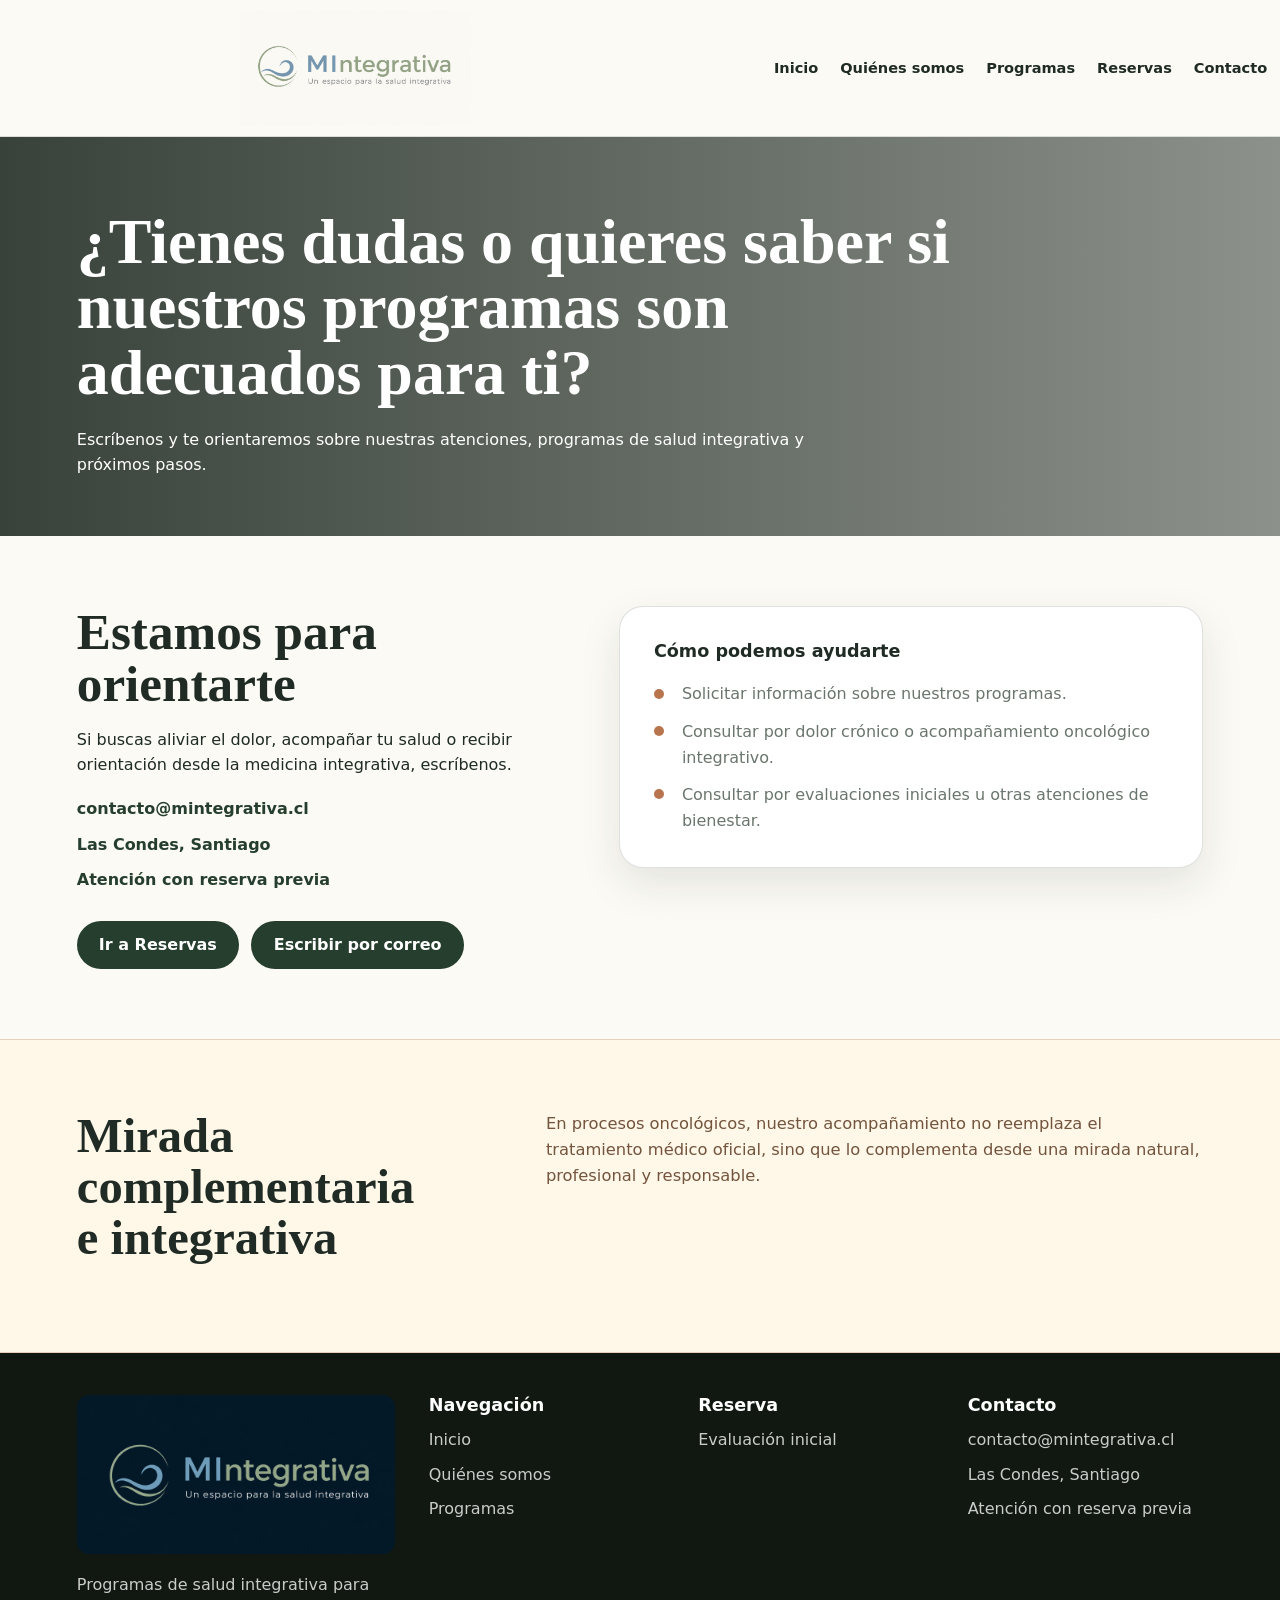
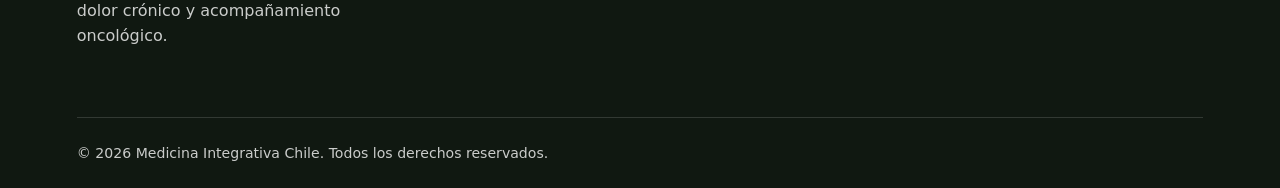
<file: contacto.html>
﻿<!doctype html>
<html lang="es">
  <head>
    <meta charset="utf-8">
    <meta name="viewport" content="width=device-width, initial-scale=1">
    <meta name="description" content="Contacto Medicina Integrativa Chile.">
    <title>Contacto | Medicina Integrativa Chile</title>
    <link rel="icon" type="image/jpeg" href="assets/favicon-mintegrativa.jpeg">
    <link rel="apple-touch-icon" href="assets/favicon-mintegrativa.jpeg">
    <link rel="stylesheet" href="styles.css">
  </head>
  <body>
    <header class="site-header">
      <a class="brand brand-logo header-wordmark" href="index.html" aria-label="MIntegrativa"><img src="assets/logo-header-mintegrativa.jpeg" alt="MIntegrativa"></a>
      <button class="menu-toggle" type="button" aria-expanded="false" aria-controls="site-nav"><span></span><span></span><span></span><span class="sr-only">Abrir menú</span></button>
      <nav class="site-nav" id="site-nav" aria-label="Navegación principal"><a href="index.html">Inicio</a><a href="quienes-somos.html">Quiénes somos</a><a href="programas.html">Programas</a><a href="reservas.html">Reservas</a><a href="contacto.html">Contacto</a></nav>
    </header>
    <main>
      <section class="page-hero page-hero-contact">
        <p class="eyebrow">Contacto</p>
        <h1>¿Tienes dudas o quieres saber si nuestros programas son adecuados para ti?</h1>
        <p>Escríbenos y te orientaremos sobre nuestras atenciones, programas de salud integrativa y próximos pasos.</p>
      </section>

      <section class="section contact-layout">
        <div>
          <p class="eyebrow">Información de contacto</p>
          <h2>Estamos para orientarte</h2>
          <p>Si buscas aliviar el dolor, acompañar tu salud o recibir orientación desde la medicina integrativa, escríbenos.</p>
          <div class="contact-list">
            <a href="mailto:contacto@mintegrativa.cl">contacto@mintegrativa.cl</a>
            <span>Las Condes, Santiago</span>
            <span>Atención con reserva previa</span>
          </div>
          <div class="hero-actions"><a class="button" href="reservas.html">Ir a Reservas</a><a class="button button-outline" href="mailto:contacto@mintegrativa.cl">Escribir por correo</a></div>
        </div>
        <div class="list-panel">
          <h3>Cómo podemos ayudarte</h3>
          <ul class="check-list">
            <li>Solicitar información sobre nuestros programas.</li>
            <li>Consultar por dolor crónico o acompañamiento oncológico integrativo.</li>
            <li>Consultar por evaluaciones iniciales u otras atenciones de bienestar.</li>
          </ul>
        </div>
      </section>

      <section class="section warning-band">
        <div>
          <p class="eyebrow">Información importante</p>
          <h2>Mirada complementaria e integrativa</h2>
        </div>
        <p>En procesos oncológicos, nuestro acompañamiento no reemplaza el tratamiento médico oficial, sino que lo complementa desde una mirada natural, profesional y responsable.</p>
      </section>

    </main>
    <footer class="site-footer"><div><img class="footer-logo" src="assets/logo-footer-mintegrativa.jpeg" alt="MIntegrativa"><p>Programas de salud integrativa para dolor crónico y acompañamiento oncológico.</p></div><div><h3>Navegación</h3><a href="index.html">Inicio</a><a href="quienes-somos.html">Quiénes somos</a><a href="programas.html">Programas</a></div><div><h3>Reserva</h3><a href="reservas.html">Evaluación inicial</a></div><div><h3>Contacto</h3><a href="mailto:contacto@mintegrativa.cl">contacto@mintegrativa.cl</a><span>Las Condes, Santiago</span><span>Atención con reserva previa</span></div><p class="copyright">© 2026 Medicina Integrativa Chile. Todos los derechos reservados.</p></footer>
    <script src="script.js"></script>
  </body>
</html>
</file>
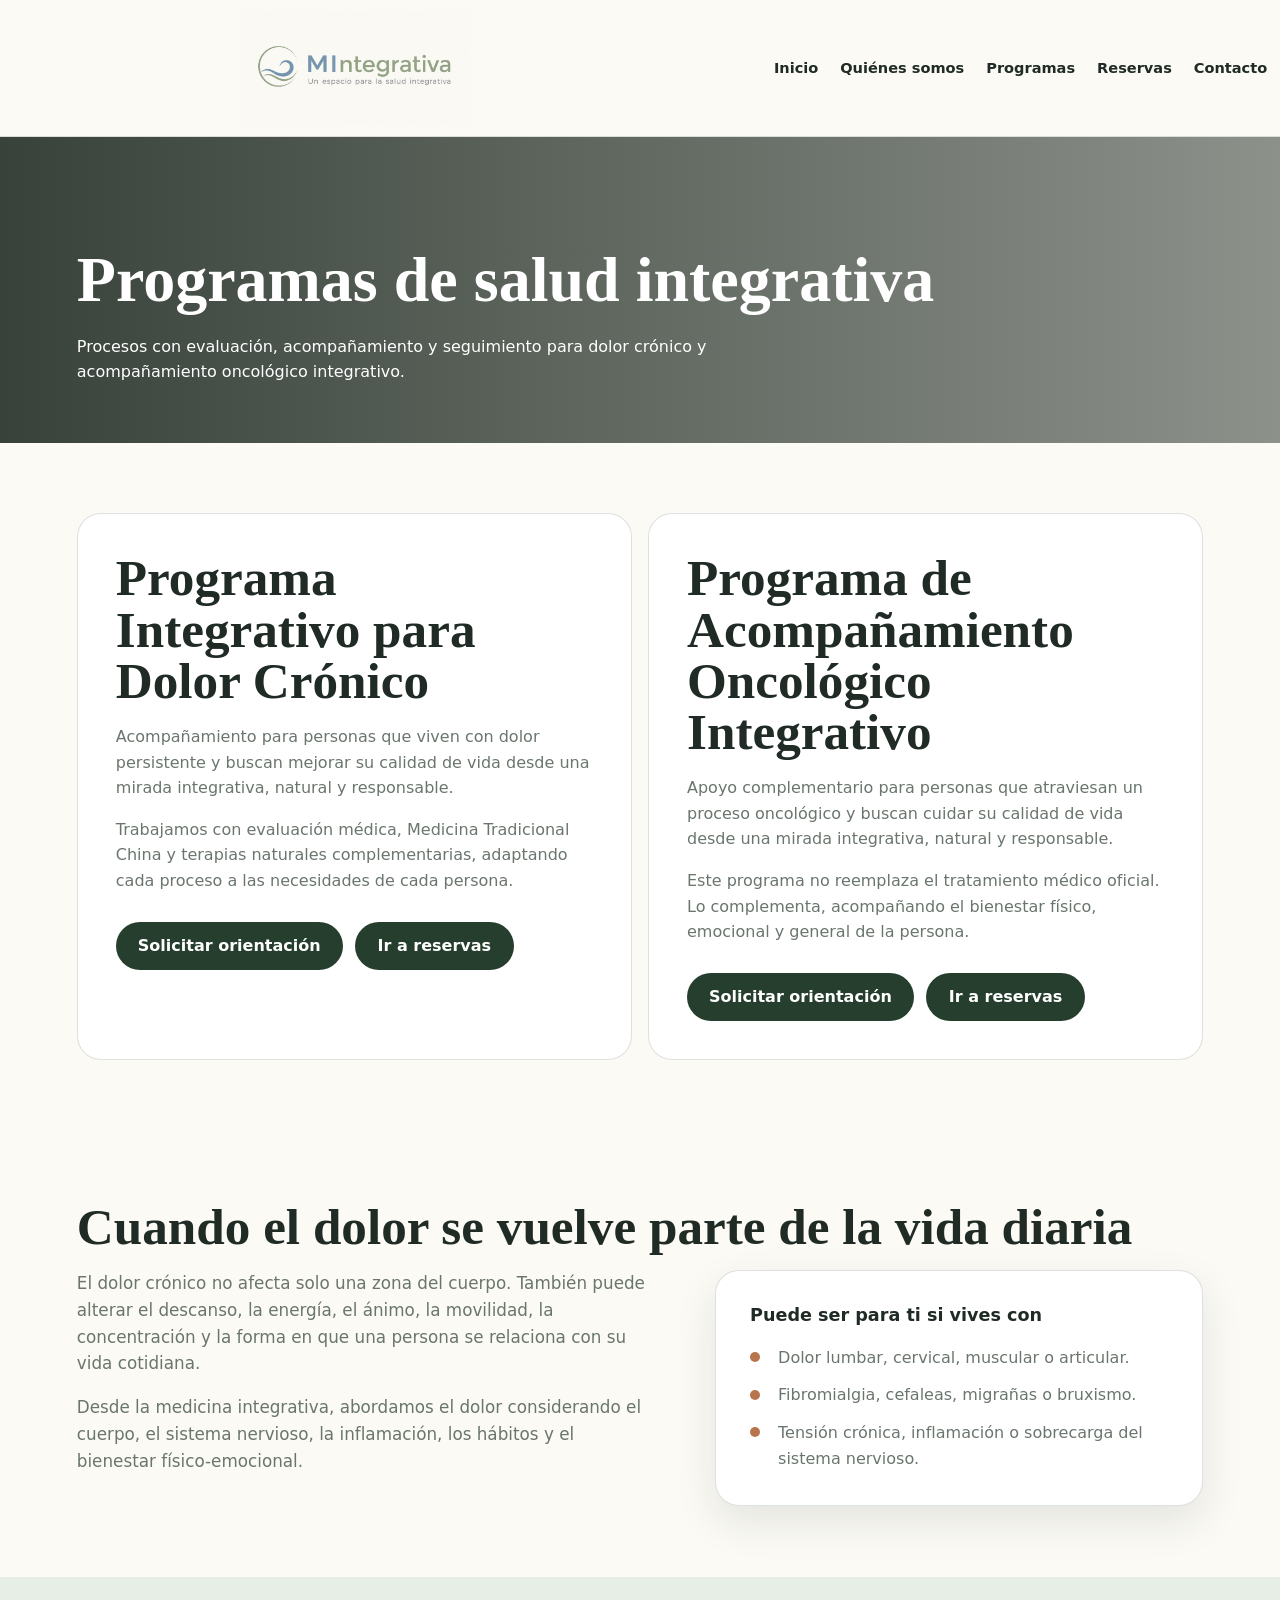
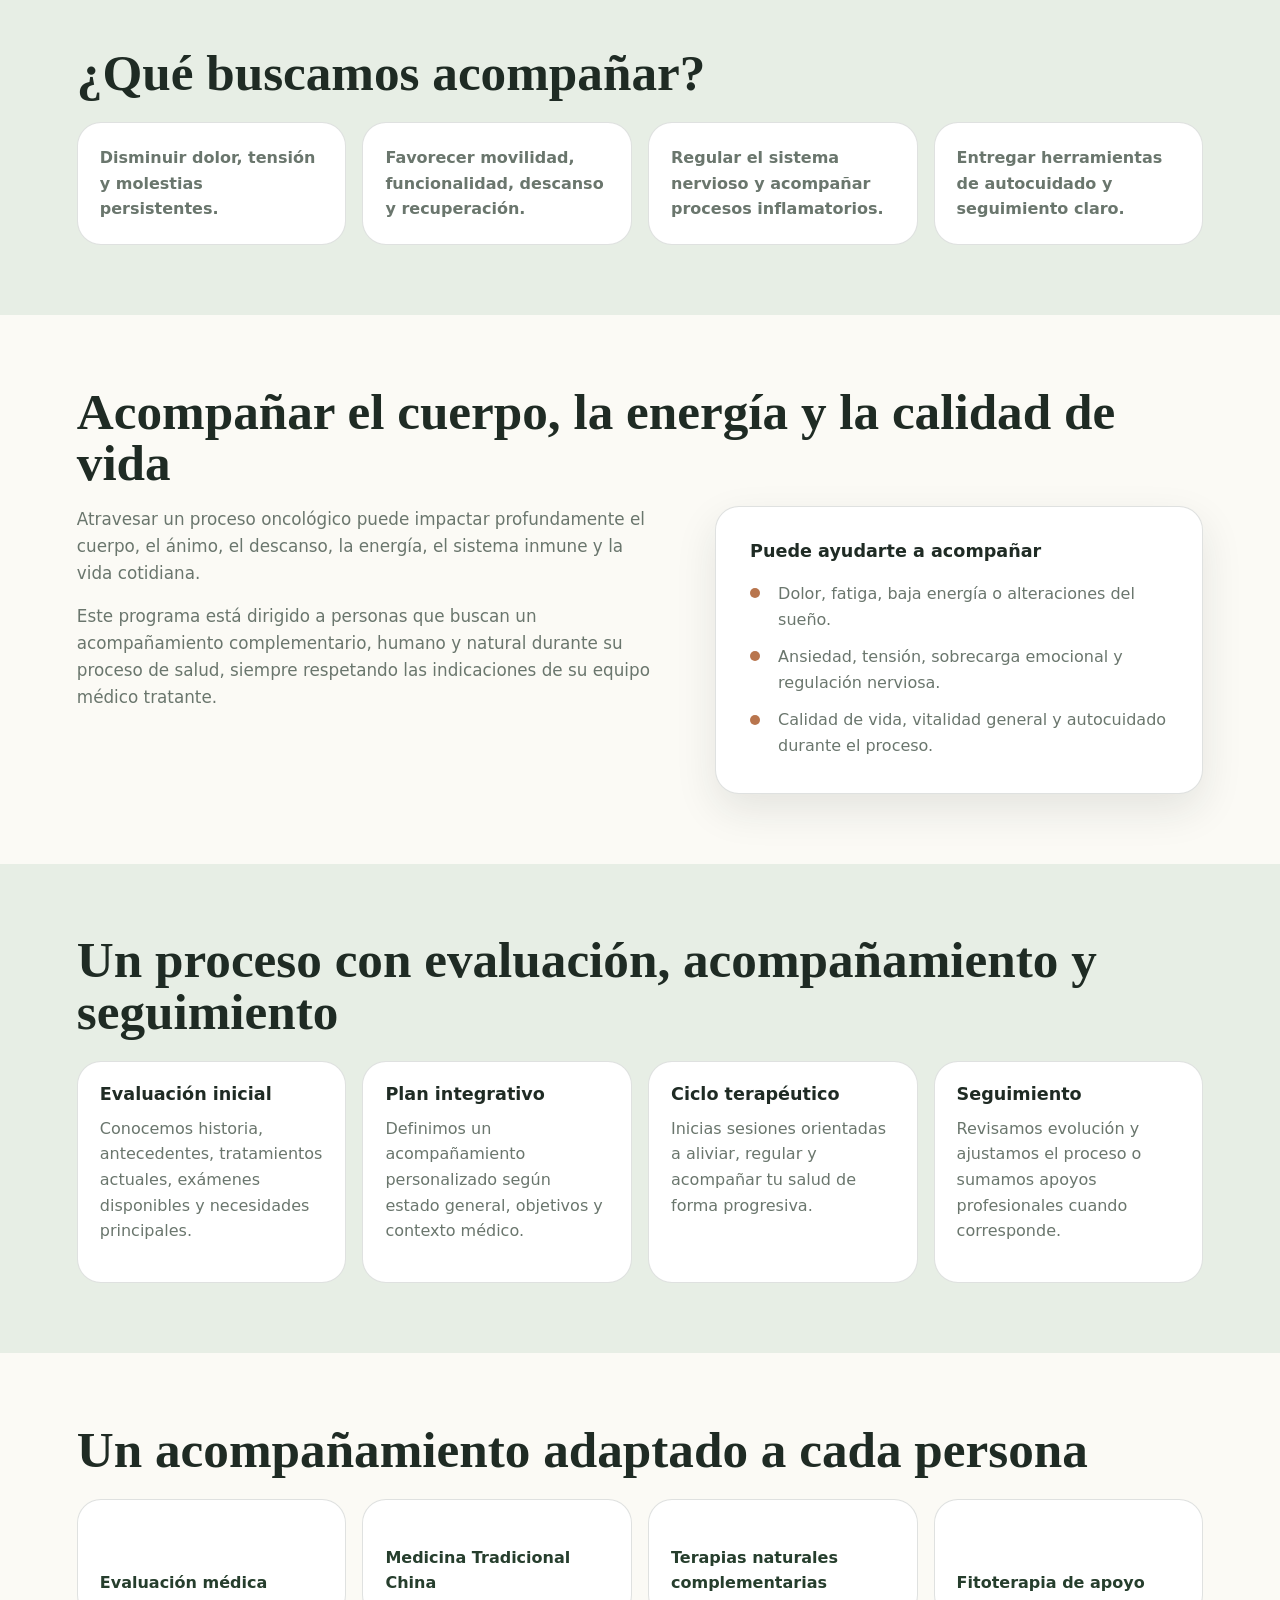
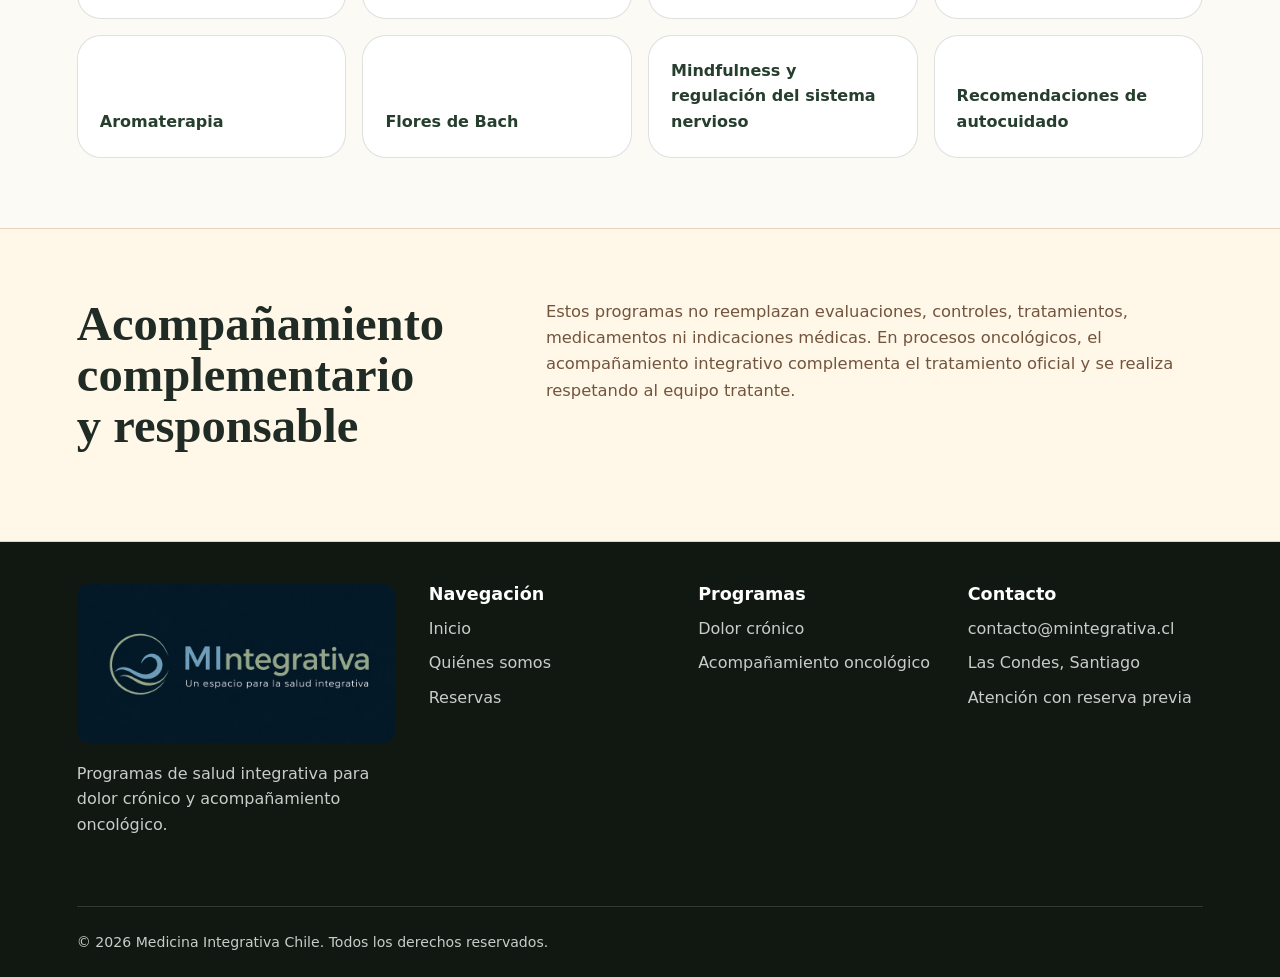
<file: programas.html>
﻿<!doctype html>
<html lang="es">
  <head>
    <meta charset="utf-8">
    <meta name="viewport" content="width=device-width, initial-scale=1">
    <meta name="description" content="Programas de Medicina Integrativa Chile para dolor crónico y acompañamiento oncológico.">
    <title>Programas | Medicina Integrativa Chile</title>
    <link rel="icon" type="image/jpeg" href="assets/favicon-mintegrativa.jpeg">
    <link rel="apple-touch-icon" href="assets/favicon-mintegrativa.jpeg">
    <link rel="stylesheet" href="styles.css">
  </head>
  <body>
    <header class="site-header">
      <a class="brand brand-logo header-wordmark" href="index.html" aria-label="MIntegrativa"><img src="assets/logo-header-mintegrativa.jpeg" alt="MIntegrativa"></a>
      <button class="menu-toggle" type="button" aria-expanded="false" aria-controls="site-nav"><span></span><span></span><span></span><span class="sr-only">Abrir menú</span></button>
      <nav class="site-nav" id="site-nav" aria-label="Navegación principal"><a href="index.html">Inicio</a><a href="quienes-somos.html">Quiénes somos</a><a href="programas.html">Programas</a><a href="reservas.html">Reservas</a><a href="contacto.html">Contacto</a></nav>
    </header>
    <main>
      <section class="page-hero page-hero-therapies">
        <p class="eyebrow">Programas</p>
        <h1>Programas de salud integrativa</h1>
        <p>Procesos con evaluación, acompañamiento y seguimiento para dolor crónico y acompañamiento oncológico integrativo.</p>
      </section>

      <section class="section program-detail-list">
        <article id="dolor-cronico">
          <h2>Programa Integrativo para Dolor Crónico</h2>
          <p>Acompañamiento para personas que viven con dolor persistente y buscan mejorar su calidad de vida desde una mirada integrativa, natural y responsable.</p>
          <p>Trabajamos con evaluación médica, Medicina Tradicional China y terapias naturales complementarias, adaptando cada proceso a las necesidades de cada persona.</p>
          <div class="hero-actions"><a class="button" href="contacto.html">Solicitar orientación</a><a class="button button-outline" href="reservas.html">Ir a reservas</a></div>
        </article>
        <article id="acompanamiento-oncologico">
          <h2>Programa de Acompañamiento Oncológico Integrativo</h2>
          <p>Apoyo complementario para personas que atraviesan un proceso oncológico y buscan cuidar su calidad de vida desde una mirada integrativa, natural y responsable.</p>
          <p>Este programa no reemplaza el tratamiento médico oficial. Lo complementa, acompañando el bienestar físico, emocional y general de la persona.</p>
          <div class="hero-actions"><a class="button" href="contacto.html">Solicitar orientación</a><a class="button button-outline" href="reservas.html">Ir a reservas</a></div>
        </article>
      </section>

      <section class="section" aria-labelledby="dolor-title">
        <p class="eyebrow">Dolor crónico</p>
        <h2 id="dolor-title">Cuando el dolor se vuelve parte de la vida diaria</h2>
        <div class="content-columns">
          <div>
            <p>El dolor crónico no afecta solo una zona del cuerpo. También puede alterar el descanso, la energía, el ánimo, la movilidad, la concentración y la forma en que una persona se relaciona con su vida cotidiana.</p>
            <p>Desde la medicina integrativa, abordamos el dolor considerando el cuerpo, el sistema nervioso, la inflamación, los hábitos y el bienestar físico-emocional.</p>
          </div>
          <div class="list-panel">
            <h3>Puede ser para ti si vives con</h3>
            <ul class="check-list">
              <li>Dolor lumbar, cervical, muscular o articular.</li>
              <li>Fibromialgia, cefaleas, migrañas o bruxismo.</li>
              <li>Tensión crónica, inflamación o sobrecarga del sistema nervioso.</li>
            </ul>
          </div>
        </div>
      </section>

      <section class="section soft-band">
        <p class="eyebrow">Objetivos dolor crónico</p>
        <h2>¿Qué buscamos acompañar?</h2>
        <div class="benefit-grid">
          <article>Disminuir dolor, tensión y molestias persistentes.</article>
          <article>Favorecer movilidad, funcionalidad, descanso y recuperación.</article>
          <article>Regular el sistema nervioso y acompañar procesos inflamatorios.</article>
          <article>Entregar herramientas de autocuidado y seguimiento claro.</article>
        </div>
      </section>

      <section class="section" aria-labelledby="oncologico-title">
        <p class="eyebrow">Acompañamiento oncológico</p>
        <h2 id="oncologico-title">Acompañar el cuerpo, la energía y la calidad de vida</h2>
        <div class="content-columns">
          <div>
            <p>Atravesar un proceso oncológico puede impactar profundamente el cuerpo, el ánimo, el descanso, la energía, el sistema inmune y la vida cotidiana.</p>
            <p>Este programa está dirigido a personas que buscan un acompañamiento complementario, humano y natural durante su proceso de salud, siempre respetando las indicaciones de su equipo médico tratante.</p>
          </div>
          <div class="list-panel">
            <h3>Puede ayudarte a acompañar</h3>
            <ul class="check-list">
              <li>Dolor, fatiga, baja energía o alteraciones del sueño.</li>
              <li>Ansiedad, tensión, sobrecarga emocional y regulación nerviosa.</li>
              <li>Calidad de vida, vitalidad general y autocuidado durante el proceso.</li>
            </ul>
          </div>
        </div>
      </section>

      <section class="section soft-band">
        <p class="eyebrow">Proceso compartido</p>
        <h2>Un proceso con evaluación, acompañamiento y seguimiento</h2>
        <div class="step-grid">
          <article><h3>Evaluación inicial</h3><p>Conocemos historia, antecedentes, tratamientos actuales, exámenes disponibles y necesidades principales.</p></article>
          <article><h3>Plan integrativo</h3><p>Definimos un acompañamiento personalizado según estado general, objetivos y contexto médico.</p></article>
          <article><h3>Ciclo terapéutico</h3><p>Inicias sesiones orientadas a aliviar, regular y acompañar tu salud de forma progresiva.</p></article>
          <article><h3>Seguimiento</h3><p>Revisamos evolución y ajustamos el proceso o sumamos apoyos profesionales cuando corresponde.</p></article>
        </div>
      </section>

      <section class="section">
        <p class="eyebrow">Herramientas</p>
        <h2>Un acompañamiento adaptado a cada persona</h2>
        <div class="tool-grid">
          <span>Evaluación médica</span>
          <span>Medicina Tradicional China</span>
          <span>Terapias naturales complementarias</span>
          <span>Fitoterapia de apoyo</span>
          <span>Aromaterapia</span>
          <span>Flores de Bach</span>
          <span>Mindfulness y regulación del sistema nervioso</span>
          <span>Recomendaciones de autocuidado</span>
        </div>
      </section>

      <section class="section warning-band">
        <div>
          <p class="eyebrow">Información importante</p>
          <h2>Acompañamiento complementario y responsable</h2>
        </div>
        <p>Estos programas no reemplazan evaluaciones, controles, tratamientos, medicamentos ni indicaciones médicas. En procesos oncológicos, el acompañamiento integrativo complementa el tratamiento oficial y se realiza respetando al equipo tratante.</p>
      </section>
    </main>
    <footer class="site-footer"><div><img class="footer-logo" src="assets/logo-footer-mintegrativa.jpeg" alt="MIntegrativa"><p>Programas de salud integrativa para dolor crónico y acompañamiento oncológico.</p></div><div><h3>Navegación</h3><a href="index.html">Inicio</a><a href="quienes-somos.html">Quiénes somos</a><a href="reservas.html">Reservas</a></div><div><h3>Programas</h3><a href="#dolor-cronico">Dolor crónico</a><a href="#acompanamiento-oncologico">Acompañamiento oncológico</a></div><div><h3>Contacto</h3><a href="mailto:contacto@mintegrativa.cl">contacto@mintegrativa.cl</a><span>Las Condes, Santiago</span><span>Atención con reserva previa</span></div><p class="copyright">© 2026 Medicina Integrativa Chile. Todos los derechos reservados.</p></footer>
    <script src="script.js"></script>
  </body>
</html>
</file>
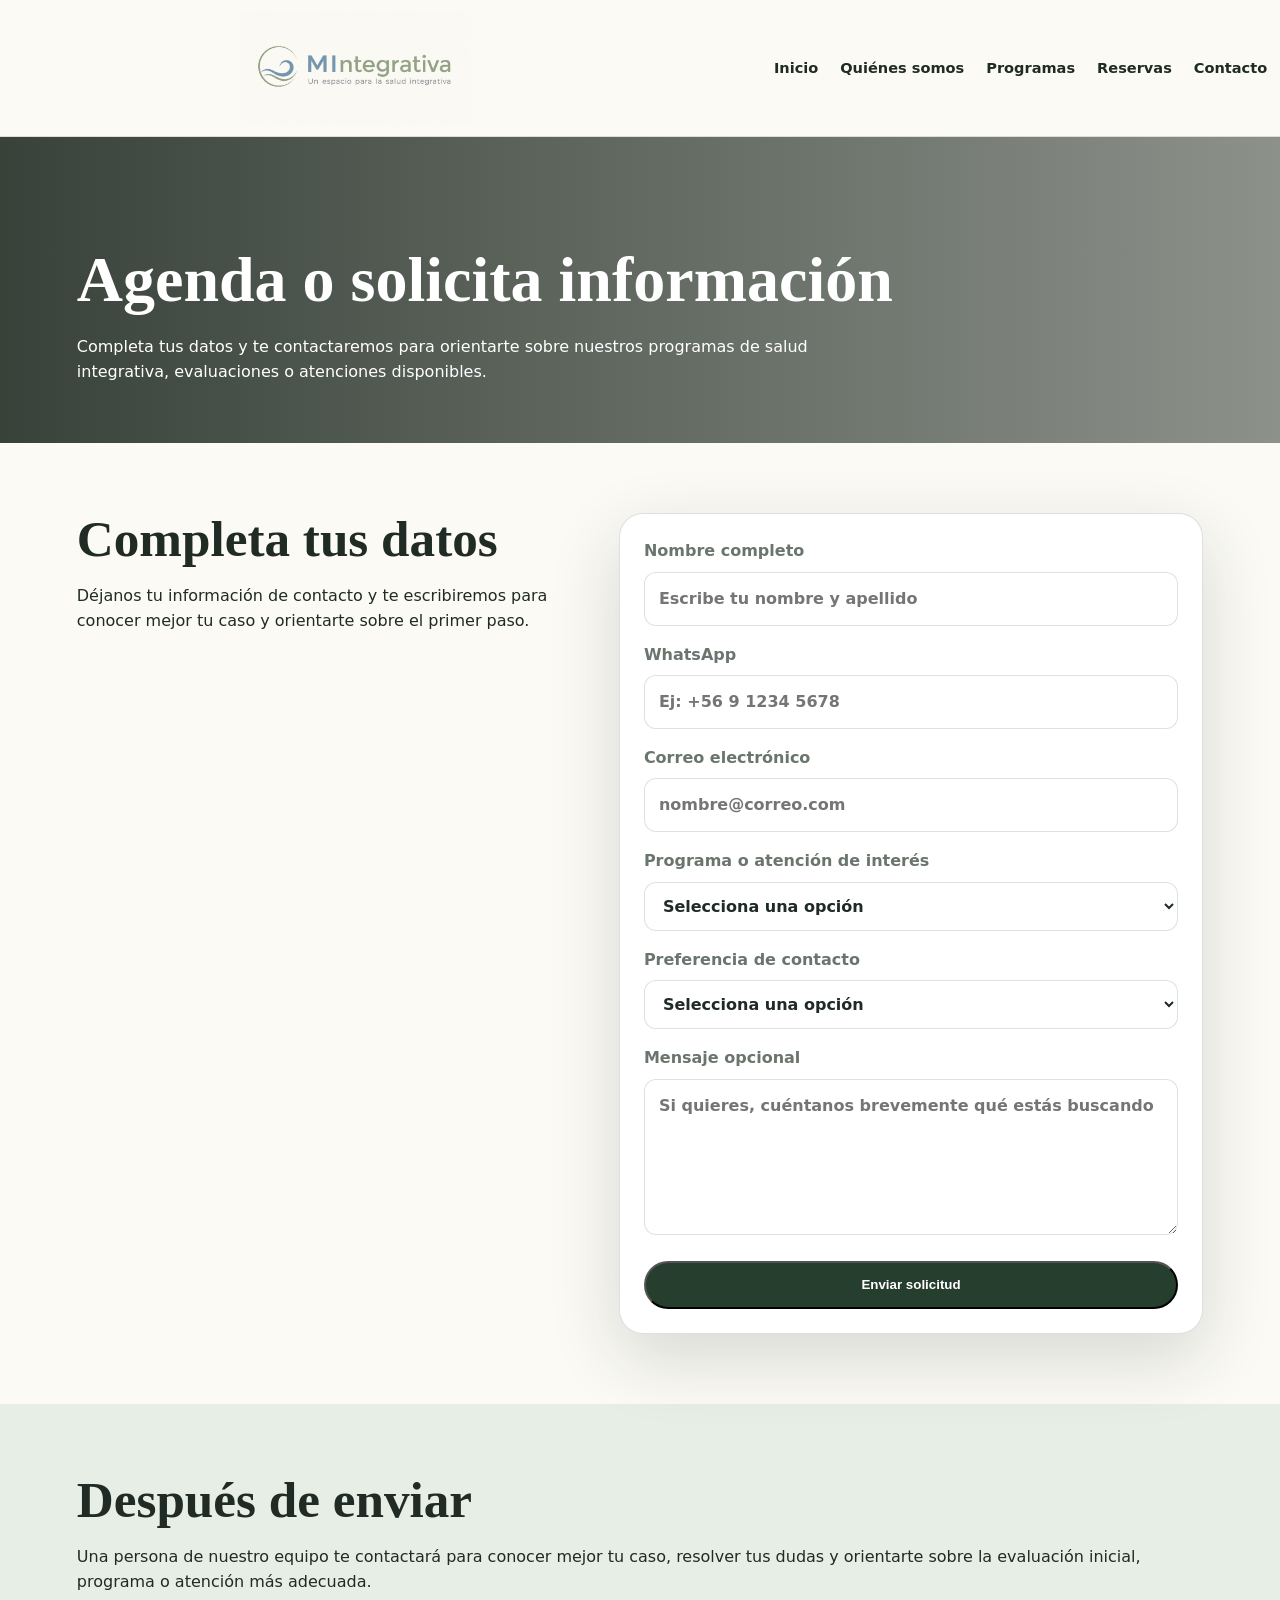
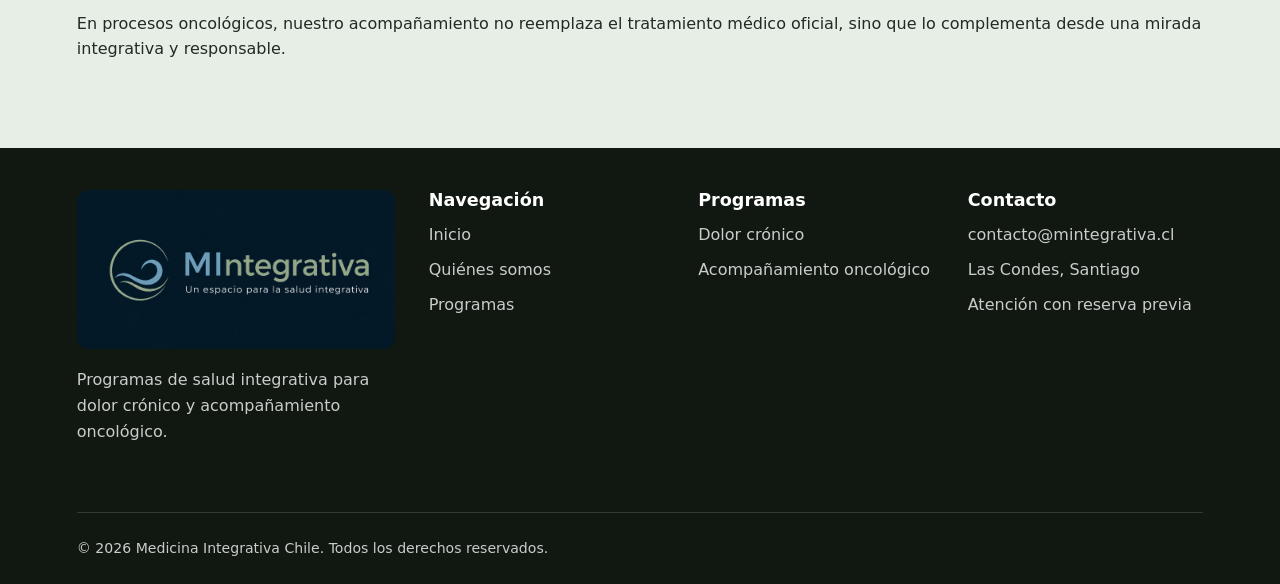
<file: reservas.html>
﻿<!doctype html>
<html lang="es">
  <head>
    <meta charset="utf-8">
    <meta name="viewport" content="width=device-width, initial-scale=1">
    <meta name="description" content="Agenda o solicita información en Medicina Integrativa Chile.">
    <title>Reservas | Medicina Integrativa Chile</title>
    <link rel="icon" type="image/jpeg" href="assets/favicon-mintegrativa.jpeg">
    <link rel="apple-touch-icon" href="assets/favicon-mintegrativa.jpeg">
    <link rel="stylesheet" href="styles.css">
  </head>
  <body>
    <header class="site-header">
      <a class="brand brand-logo header-wordmark" href="index.html" aria-label="MIntegrativa"><img src="assets/logo-header-mintegrativa.jpeg" alt="MIntegrativa"></a>
      <button class="menu-toggle" type="button" aria-expanded="false" aria-controls="site-nav"><span></span><span></span><span></span><span class="sr-only">Abrir menú</span></button>
      <nav class="site-nav" id="site-nav" aria-label="Navegación principal"><a href="index.html">Inicio</a><a href="quienes-somos.html">Quiénes somos</a><a href="programas.html">Programas</a><a href="reservas.html">Reservas</a><a href="contacto.html">Contacto</a></nav>
    </header>
    <main>
      <section class="page-hero page-hero-booking">
        <p class="eyebrow">Reservas</p>
        <h1>Agenda o solicita información</h1>
        <p>Completa tus datos y te contactaremos para orientarte sobre nuestros programas de salud integrativa, evaluaciones o atenciones disponibles.</p>
      </section>

      <section class="section contact-layout reserve-first">
        <div>
          <p class="eyebrow">Completa tus datos</p>
          <h2>Completa tus datos</h2>
          <p>Déjanos tu información de contacto y te escribiremos para conocer mejor tu caso y orientarte sobre el primer paso.</p>
        </div>
        <form class="contact-form" id="solicitud" action="https://formsubmit.co/contacto@mintegrativa.cl" method="POST">
          <input type="hidden" name="_subject" value="Nueva solicitud de reserva - Medicina Integrativa Chile">
          <input type="hidden" name="_captcha" value="false">
          <input type="hidden" name="_template" value="table">
          <input type="hidden" name="_next" value="https://www.mintegrativa.cl/">
          <label>Nombre completo<input type="text" name="nombre" placeholder="Escribe tu nombre y apellido" required></label>
          <label>WhatsApp<input type="tel" name="whatsapp" placeholder="Ej: +56 9 1234 5678" required></label>
          <label>Correo electrónico<input type="email" name="email" placeholder="nombre@correo.com" required></label>
          <label>Programa o atención de interés<select name="programa" required><option value="">Selecciona una opción</option><option>Programa Integrativo para Dolor Crónico</option><option>Programa de Acompañamiento Oncológico Integrativo</option><option>Otra atención / bienestar</option><option>No estoy seguro/a</option></select></label>
          <label>Preferencia de contacto<select name="preferencia" required><option value="">Selecciona una opción</option><option>WhatsApp</option><option>Llamada telefónica</option><option>Correo electrónico</option></select></label>
          <label>Mensaje opcional<textarea name="mensaje" rows="5" placeholder="Si quieres, cuéntanos brevemente qué estás buscando"></textarea></label>
          <button class="button" type="submit">Enviar solicitud</button>
        </form>
      </section>

      <section class="section soft-band">
        <h2>Después de enviar</h2>
        <p>Una persona de nuestro equipo te contactará para conocer mejor tu caso, resolver tus dudas y orientarte sobre la evaluación inicial, programa o atención más adecuada.</p>
        <p>En procesos oncológicos, nuestro acompañamiento no reemplaza el tratamiento médico oficial, sino que lo complementa desde una mirada integrativa y responsable.</p>
      </section>
    </main>
    <footer class="site-footer"><div><img class="footer-logo" src="assets/logo-footer-mintegrativa.jpeg" alt="MIntegrativa"><p>Programas de salud integrativa para dolor crónico y acompañamiento oncológico.</p></div><div><h3>Navegación</h3><a href="index.html">Inicio</a><a href="quienes-somos.html">Quiénes somos</a><a href="programas.html">Programas</a></div><div><h3>Programas</h3><a href="programas.html#dolor-cronico">Dolor crónico</a><a href="programas.html#acompanamiento-oncologico">Acompañamiento oncológico</a></div><div><h3>Contacto</h3><a href="mailto:contacto@mintegrativa.cl">contacto@mintegrativa.cl</a><span>Las Condes, Santiago</span><span>Atención con reserva previa</span></div><p class="copyright">© 2026 Medicina Integrativa Chile. Todos los derechos reservados.</p></footer>
    <script src="script.js"></script>
  </body>
</html>
</file>
<file: styles.css>
:root {
  --ink: #1f2b24;
  --muted: #6a766d;
  --paper: #fbfaf5;
  --leaf: #4e7154;
  --leaf-dark: #263e2d;
  --clay: #b8754d;
  --mist: #e7eee5;
  --line: rgba(31, 43, 36, 0.14);
  --shadow: 0 24px 70px rgba(31, 43, 36, 0.16);
  --shadow-card: 0 16px 42px rgba(31, 43, 36, 0.1);
  --radius-lg: 24px;
  --radius-md: 16px;
}

* {
  box-sizing: border-box;
}

html {
  scroll-behavior: smooth;
}

body {
  margin: 0;
  background: var(--paper);
  color: var(--ink);
  font-family: Inter, ui-sans-serif, system-ui, -apple-system, BlinkMacSystemFont, "Segoe UI", sans-serif;
  line-height: 1.6;
}

img {
  display: block;
  max-width: 100%;
}

a {
  color: inherit;
  text-decoration: none;
}

.sr-only {
  position: absolute;
  width: 1px;
  height: 1px;
  padding: 0;
  margin: -1px;
  overflow: hidden;
  clip: rect(0, 0, 0, 0);
  white-space: nowrap;
  border: 0;
}

.site-header {
  position: sticky;
  top: 0;
  z-index: 10;
  display: flex;
  align-items: center;
  justify-content: space-between;
  gap: 24px;
  padding: 10px clamp(6px, 1vw, 18px);
  background: rgba(251, 250, 245, 0.91);
  border-bottom: 1px solid var(--line);
  backdrop-filter: blur(14px);
}

.brand {
  display: inline-flex;
  align-items: center;
  gap: 12px;
  font-weight: 800;
  letter-spacing: 0;
}

.brand-mark {
  display: grid;
  width: 42px;
  height: 42px;
  place-items: center;
  border-radius: 50%;
  background: var(--leaf-dark);
  color: #fff;
  font-family: Georgia, serif;
  font-size: 1.35rem;
}

.brand-text {
  text-transform: uppercase;
  font-size: 0.88rem;
}

.brand-logo img {
  width: 58px;
  height: 58px;
  object-fit: cover;
  border-radius: 50%;
  border: 1px solid rgba(31, 43, 36, 0.12);
}

.header-wordmark img {
  width: min(700px, 56vw);
  height: 116px;
  object-fit: contain;
  border: 0;
  border-radius: 0;
  mix-blend-mode: multiply;
  transform: translateX(-8px);
}

.site-nav {
  display: flex;
  align-items: center;
  gap: 22px;
  color: var(--ink);
  font-size: 0.91rem;
  font-weight: 650;
}

.site-nav a,
.nav-parent {
  border: 0;
  background: transparent;
  color: inherit;
  font: inherit;
  cursor: pointer;
}

.site-nav a:hover,
.nav-parent:hover,
.text-link:hover {
  color: var(--clay);
}

.nav-group {
  position: relative;
}

.nav-parent::after {
  content: "";
  display: inline-block;
  width: 7px;
  height: 7px;
  margin-left: 7px;
  border-right: 1px solid currentColor;
  border-bottom: 1px solid currentColor;
  transform: translateY(-3px) rotate(45deg);
}

.submenu {
  position: absolute;
  top: 100%;
  left: 50%;
  display: grid;
  min-width: 250px;
  padding: 14px;
  background: #fff;
  border: 1px solid var(--line);
  box-shadow: var(--shadow);
  opacity: 0;
  transform: translate(-50%, 10px);
  pointer-events: none;
  transition: 180ms ease;
}

.nav-group:hover .submenu,
.nav-group:focus-within .submenu,
.nav-group.is-open .submenu {
  opacity: 1;
  transform: translate(-50%, 0);
  pointer-events: auto;
}

.submenu a {
  padding: 9px 10px;
  border-bottom: 1px solid rgba(31, 43, 36, 0.08);
}

.submenu a:last-child {
  border-bottom: 0;
}

.menu-toggle {
  display: none;
  width: 44px;
  height: 44px;
  border: 1px solid var(--line);
  background: #fff;
  cursor: pointer;
}

.menu-toggle span:not(.sr-only) {
  display: block;
  width: 22px;
  height: 2px;
  margin: 5px auto;
  background: var(--ink);
}

.hero {
  min-height: 68vh;
  display: grid;
  align-items: end;
  padding: clamp(70px, 10vw, 116px) clamp(20px, 6vw, 86px) clamp(42px, 6vw, 64px);
  color: #fff;
  background:
    linear-gradient(90deg, rgba(20, 35, 24, 0.86), rgba(20, 35, 24, 0.5), rgba(20, 35, 24, 0.12)),
    url("https://images.unsplash.com/photo-1448375240586-882707db888b?auto=format&fit=crop&w=1800&q=82") center/cover;
}

.hero-copy {
  width: min(760px, 100%);
}

.home-hero {
  display: grid;
  grid-template-columns: minmax(0, 1.05fr) minmax(280px, 0.72fr);
  gap: clamp(24px, 4vw, 56px);
  align-items: center;
  min-height: 34vh;
  padding: clamp(42px, 6vw, 72px) clamp(20px, 6vw, 86px) clamp(28px, 4vw, 42px);
  background: linear-gradient(120deg, #fbfaf5 0%, #f2efe5 52%, #e7eee5 100%);
  overflow: hidden;
}

.home-hero-copy {
  position: relative;
  z-index: 2;
  min-width: 0;
}

.home-hero-copy h1 {
  color: var(--leaf-dark);
  font-size: clamp(2.35rem, 5vw, 4.8rem);
  line-height: 1.02;
}

.home-hero-copy p:not(.eyebrow) {
  max-width: 720px;
  color: var(--muted);
  font-size: clamp(1rem, 1.5vw, 1.2rem);
}

.home-hero-media {
  position: relative;
  z-index: 1;
  width: min(100%, 430px);
  justify-self: end;
}

.home-hero-media::before {
  content: "";
  position: absolute;
  inset: 24px -18px -24px 18px;
  border: 1px solid rgba(38, 62, 45, 0.18);
}

.home-hero-media img {
  position: relative;
  width: 100%;
  max-height: 360px;
  aspect-ratio: 4 / 3;
  object-fit: cover;
  box-shadow: var(--shadow);
}

.hero-actions {
  display: flex;
  flex-wrap: wrap;
  gap: 12px;
  margin-top: 18px;
}

.button-outline {
  background: transparent;
  color: var(--leaf-dark);
  border: 1px solid rgba(38, 62, 45, 0.35);
}

.button-outline:hover {
  background: var(--leaf-dark);
  color: #fff;
}

.eyebrow {
  display: none !important;
}

.hero .eyebrow {
  color: #d8b38e;
}

h1,
h2,
h3,
p {
  margin-top: 0;
}

h1 {
  margin-bottom: 22px;
  font-family: Georgia, "Times New Roman", serif;
  font-size: clamp(3.3rem, 9vw, 7.4rem);
  line-height: 0.92;
  max-width: 760px;
}

h2 {
  margin-bottom: 18px;
  font-family: Georgia, "Times New Roman", serif;
  font-size: clamp(2.1rem, 4vw, 4.6rem);
  line-height: 1;
}

h3 {
  margin-bottom: 10px;
  font-size: 1.1rem;
  line-height: 1.25;
}

.hero p:not(.eyebrow),
.section-copy p,
.featured-copy p,
.booking p {
  max-width: 680px;
  color: inherit;
  font-size: 1.04rem;
}

.button {
  display: inline-flex;
  align-items: center;
  justify-content: center;
  min-height: 48px;
  padding: 0 22px;
  margin-top: 10px;
  border-radius: 999px;
  background: var(--leaf-dark);
  color: #fff;
  font-weight: 800;
}

.button:hover {
  background: #164844;
  transform: translateY(-1px);
}

.button-light {
  background: #fff;
  color: var(--leaf-dark);
}

.button-light:hover {
  background: var(--mist);
}

.section {
  padding: clamp(42px, 5.5vw, 76px) clamp(20px, 6vw, 86px);
}

.intro,
.featured {
  display: grid;
  grid-template-columns: minmax(280px, 0.9fr) minmax(320px, 1.1fr);
  gap: clamp(32px, 6vw, 86px);
  align-items: center;
}

.section-media img,
.featured img {
  width: 100%;
  aspect-ratio: 4 / 5;
  object-fit: cover;
  border-radius: var(--radius-lg);
  box-shadow: var(--shadow);
}

.section-copy p,
.featured-copy p,
.services > p,
.service-card p {
  color: var(--muted);
}

.featured {
  background: var(--mist);
}

.text-link {
  display: inline-flex;
  margin-top: 8px;
  color: var(--leaf-dark);
  font-weight: 850;
  border-bottom: 2px solid currentColor;
}

.services {
  background: #fff;
}

.section-lead {
  max-width: 820px;
  color: var(--muted);
  font-size: 1.08rem;
}

.programs-home {
  background: #fff;
}

.program-card-grid {
  display: grid;
  grid-template-columns: repeat(2, minmax(0, 1fr));
  gap: 16px;
  margin-top: 24px;
  background: transparent;
  border: 0;
}

.program-card {
  display: grid;
  grid-template-rows: auto 1fr;
  background: #fff;
  border: 1px solid var(--line);
  border-radius: var(--radius-lg);
  overflow: hidden;
}

.program-card img {
  width: 100%;
  aspect-ratio: 3 / 2;
  object-fit: cover;
}

.program-card div {
  padding: 24px;
}

.program-card span,
.step-grid span,
.program-detail-list span {
  color: var(--clay);
  font-size: 0.78rem;
  font-weight: 850;
  text-transform: uppercase;
}

.program-card h3 {
  margin-top: 14px;
  font-family: Georgia, "Times New Roman", serif;
  font-size: clamp(1.65rem, 3vw, 2.6rem);
}

.program-card p,
.step-grid p,
.program-detail-list p {
  color: var(--muted);
}

.services > h2 {
  max-width: 800px;
}

.service-grid {
  display: grid;
  grid-template-columns: repeat(4, minmax(0, 1fr));
  gap: 16px;
  margin-top: 26px;
  background: transparent;
  border: 0;
}

.service-card {
  min-height: 210px;
  padding: 22px;
  background: #fff;
  border-radius: var(--radius-md);
  transition: 180ms ease;
}

.service-card span {
  display: block;
  margin-bottom: 54px;
  color: var(--clay);
  font-weight: 850;
}

.service-card:hover {
  background: var(--leaf-dark);
  color: #fff;
}

.service-card:hover p {
  color: rgba(255, 255, 255, 0.72);
}

.booking {
  display: flex;
  align-items: center;
  justify-content: space-between;
  gap: 28px;
  background: var(--leaf-dark);
  color: #fff;
}

.team-preview {
  display: flex;
  align-items: center;
  justify-content: space-between;
  gap: 28px;
  background: #fff;
}

.team-preview p {
  max-width: 760px;
  color: var(--muted);
}

.step-grid {
  display: grid;
  grid-template-columns: repeat(4, minmax(0, 1fr));
  gap: 16px;
  margin-top: 24px;
  background: transparent;
  border: 0;
}

.step-grid article {
  min-height: 190px;
  padding: 22px;
  background: #fff;
  border: 1px solid var(--line);
  border-radius: var(--radius-lg);
}

.step-grid h3 {
  margin-top: 26px;
}

.process .step-grid h3 {
  margin-top: 0;
}

.soft-band .step-grid h3 {
  margin-top: 0;
}

.program-detail-list {
  display: grid;
  grid-template-columns: repeat(2, minmax(0, 1fr));
  gap: 16px;
  background: transparent;
  border: 0;
}

.program-detail-list article {
  padding: clamp(24px, 4vw, 38px);
  background: #fff;
  border: 1px solid var(--line);
  border-radius: var(--radius-lg);
}

.program-detail-list h2 {
  margin-top: 0;
  font-size: clamp(2rem, 4vw, 3.8rem);
}

.content-columns {
  display: grid;
  grid-template-columns: minmax(280px, 1fr) minmax(280px, 0.85fr);
  gap: clamp(28px, 5vw, 70px);
  align-items: start;
}

.content-columns p {
  max-width: 760px;
  color: var(--muted);
  font-size: 1.05rem;
}

.list-panel {
  padding: clamp(24px, 3vw, 34px);
  background: #fff;
  border: 1px solid var(--line);
  border-radius: var(--radius-lg);
  box-shadow: var(--shadow-card);
}

.check-list {
  display: grid;
  gap: 12px;
  margin: 18px 0 0;
  padding: 0;
  list-style: none;
}

.check-list li {
  position: relative;
  padding-left: 28px;
  color: var(--muted);
}

.check-list li::before {
  content: "";
  position: absolute;
  left: 0;
  top: 0.45em;
  width: 10px;
  height: 10px;
  border-radius: 50%;
  background: var(--clay);
}

.benefit-grid,
.tool-grid {
  display: grid;
  grid-template-columns: repeat(4, minmax(0, 1fr));
  gap: 16px;
  margin-top: 24px;
  background: transparent;
  border: 0;
}

.benefit-grid article,
.tool-grid span {
  min-height: 120px;
  padding: 22px;
  background: #fff;
  border: 1px solid var(--line);
  border-radius: var(--radius-lg);
  color: var(--muted);
  font-weight: 750;
}

.tool-grid span {
  display: grid;
  align-content: end;
  color: var(--leaf-dark);
}

.warning-band {
  display: grid;
  grid-template-columns: minmax(260px, 0.7fr) minmax(520px, 1.3fr);
  gap: clamp(56px, 9vw, 150px);
  align-items: start;
  background: #fff7e8;
  border-top: 1px solid rgba(184, 117, 77, 0.3);
  border-bottom: 1px solid rgba(184, 117, 77, 0.3);
}

.warning-band h2 {
  max-width: 520px;
  font-size: clamp(2rem, 3.8vw, 3.6rem);
  line-height: 1.05;
}

.warning-band p:last-child {
  max-width: 760px;
  color: #73543d;
  font-size: 1.02rem;
}

.closing-line {
  max-width: 820px;
  margin: 24px 0 0;
  color: var(--leaf-dark);
  font-family: Georgia, "Times New Roman", serif;
  font-size: clamp(1.4rem, 3vw, 2.4rem);
  line-height: 1.15;
}

.reserve-first {
  align-items: stretch;
}

.map-frame {
  margin-top: 28px;
  border: 1px solid var(--line);
  box-shadow: var(--shadow);
}

.map-frame iframe {
  display: block;
  width: 100%;
  min-height: 420px;
  border: 0;
}

.journal {
  background: var(--paper);
}

.journal-grid {
  display: grid;
  grid-template-columns: repeat(3, minmax(0, 1fr));
  gap: 16px;
  margin-top: 24px;
  background: transparent;
  border: 0;
}

.journal article {
  min-height: 180px;
  padding: 22px;
  background: #fff;
  border: 1px solid var(--line);
  border-radius: var(--radius-lg);
}

.journal span {
  display: inline-block;
  margin-bottom: 34px;
  color: var(--clay);
  font-size: 0.78rem;
  font-weight: 850;
  text-transform: uppercase;
}

.journal p {
  color: var(--muted);
}

.page-hero {
  min-height: 34vh;
  display: grid;
  align-content: end;
  padding: clamp(42px, 6vw, 72px) clamp(20px, 6vw, 86px) clamp(28px, 4vw, 42px);
  color: #fff;
  background:
    linear-gradient(90deg, rgba(19, 31, 22, 0.84), rgba(19, 31, 22, 0.48)),
    var(--page-image) center/cover;
}

.page-hero h1 {
  max-width: 920px;
  font-size: clamp(2.35rem, 5vw, 4.8rem);
  line-height: 1.02;
}

.page-hero p:not(.eyebrow) {
  max-width: 760px;
  font-size: 1rem;
}

.page-hero-experience {
  --page-image: url("https://images.unsplash.com/photo-1519823551278-64ac92734fb1?auto=format&fit=crop&w=1800&q=82");
}

.page-hero-therapies {
  --page-image: url("https://images.unsplash.com/photo-1544161515-4ab6ce6db874?auto=format&fit=crop&w=1800&q=82");
}

.page-hero-booking {
  --page-image: url("https://images.unsplash.com/photo-1515377905703-c4788e51af15?auto=format&fit=crop&w=1800&q=82");
}

.page-hero-courses {
  --page-image: url("https://images.unsplash.com/photo-1516321318423-f06f85e504b3?auto=format&fit=crop&w=1800&q=82");
}

.page-hero-webinars {
  --page-image: url("https://images.unsplash.com/photo-1522202176988-66273c2fd55f?auto=format&fit=crop&w=1800&q=82");
}

.page-hero-blog {
  --page-image: url("https://images.unsplash.com/photo-1455390582262-044cdead277a?auto=format&fit=crop&w=1800&q=82");
}

.page-hero-lifestyle {
  --page-image: url("https://images.unsplash.com/photo-1448375240586-882707db888b?auto=format&fit=crop&w=1800&q=82");
}

.page-hero-contact {
  --page-image: url("https://images.unsplash.com/photo-1497366754035-f200968a6e72?auto=format&fit=crop&w=1800&q=82");
}

.soft-band {
  background: var(--mist);
}

.insight-layout,
.contact-layout {
  display: grid;
  grid-template-columns: minmax(280px, 0.9fr) minmax(320px, 1.1fr);
  gap: clamp(28px, 5vw, 72px);
  align-items: start;
}

.metric-panel,
.pricing-grid,
.course-list,
.event-grid,
.article-grid,
.experience-grid {
  display: grid;
  gap: 16px;
  background: transparent;
  border: 0;
}

.metric-panel {
  grid-template-columns: repeat(3, 1fr);
}

.metric,
.pricing-grid article,
.course-list article,
.event-grid article,
.article-grid article,
.experience-grid article,
.therapy-detail-grid article {
  background: #fff;
  padding: 22px;
  border: 1px solid var(--line);
  border-radius: var(--radius-lg);
}

.metric strong,
.pricing-grid strong {
  display: block;
  margin-bottom: 10px;
  color: var(--leaf-dark);
  font-family: Georgia, "Times New Roman", serif;
  font-size: clamp(2.2rem, 5vw, 4.2rem);
  line-height: 1;
}

.metric span,
.course-list span,
.event-grid span,
.article-grid span,
.therapy-detail-grid span {
  color: var(--clay);
  font-size: 0.78rem;
  font-weight: 850;
  text-transform: uppercase;
}

.pricing-grid,
.event-grid,
.article-grid,
.experience-grid {
  grid-template-columns: repeat(3, minmax(0, 1fr));
}

.course-list {
  grid-template-columns: repeat(2, minmax(0, 1fr));
}

.therapy-detail-grid {
  display: grid;
  grid-template-columns: repeat(4, minmax(0, 1fr));
  gap: 16px;
  background: transparent;
  border: 0;
}

.therapy-detail-grid h2,
.pricing-grid h2,
.course-list h2,
.event-grid h2,
.article-grid h2,
.experience-grid h2 {
  margin-top: 18px;
  font-size: clamp(1.45rem, 2.4vw, 2.15rem);
}

.bar-chart {
  display: grid;
  gap: 18px;
  max-width: 880px;
  margin-top: 24px;
}

.bar-chart div {
  display: grid;
  grid-template-columns: 140px 1fr 58px;
  align-items: center;
  gap: 16px;
}

.bar-chart i {
  height: 18px;
  background: linear-gradient(90deg, var(--leaf-dark) var(--value), rgba(31, 43, 36, 0.12) var(--value));
}

.bar-chart b {
  color: var(--leaf-dark);
}

.bar-chart.compact {
  max-width: 680px;
}

.radial-grid,
.donut-row {
  display: grid;
  grid-template-columns: repeat(3, minmax(0, 1fr));
  gap: 22px;
  margin-top: 34px;
}

.radial,
.donut {
  display: grid;
  width: min(220px, 100%);
  aspect-ratio: 1;
  place-items: center;
  justify-self: center;
  padding: 24px;
  text-align: center;
  border-radius: 50%;
  background:
    radial-gradient(circle at center, #fff 0 52%, transparent 53%),
    conic-gradient(var(--clay) calc(var(--percent) * 1%), rgba(31, 43, 36, 0.12) 0);
}

.radial strong,
.donut strong {
  font-family: Georgia, "Times New Roman", serif;
  font-size: 2.35rem;
  line-height: 1;
}

.radial span,
.donut span {
  max-width: 120px;
  color: var(--muted);
  font-size: 0.88rem;
}

.calendar-chart {
  display: grid;
  grid-template-columns: repeat(5, minmax(64px, 1fr));
  align-items: end;
  gap: 16px;
  min-height: 260px;
  max-width: 760px;
  margin-top: 34px;
}

.calendar-chart div {
  display: grid;
  grid-template-rows: auto 1fr auto;
  gap: 10px;
  height: 240px;
  text-align: center;
}

.calendar-chart i {
  align-self: end;
  background: var(--leaf-dark);
}

.calendar-chart b {
  color: var(--clay);
}

.timeline-chart {
  display: grid;
  grid-template-columns: repeat(5, minmax(0, 1fr));
  gap: 16px;
  margin-top: 24px;
  background: transparent;
  border: 0;
}

.timeline-chart div {
  min-height: 125px;
  padding: 20px;
  background: #fff;
  border: 1px solid var(--line);
  border-radius: var(--radius-lg);
}

.timeline-chart b {
  display: grid;
  width: 44px;
  height: 44px;
  margin-bottom: 28px;
  place-items: center;
  border-radius: 50%;
  background: var(--leaf-dark);
  color: #fff;
}

.radar-card {
  position: relative;
  width: min(520px, 100%);
  aspect-ratio: 1;
  margin-top: 34px;
  border: 1px solid var(--line);
  background:
    linear-gradient(45deg, transparent 49.7%, rgba(31, 43, 36, 0.16) 50%, transparent 50.3%),
    linear-gradient(-45deg, transparent 49.7%, rgba(31, 43, 36, 0.16) 50%, transparent 50.3%),
    #fff;
}

.radar-line {
  position: absolute;
  inset: 20%;
  border: 2px solid var(--clay);
  transform: rotate(45deg);
}

.radar-line.line-two {
  inset: 30%;
  border-color: var(--leaf);
}

.radar-line.line-three {
  inset: 40%;
  border-color: rgba(31, 43, 36, 0.22);
}

.radar-card span {
  position: absolute;
  font-weight: 800;
}

.radar-card span:nth-of-type(1) {
  top: 18px;
  left: 50%;
  transform: translateX(-50%);
}

.radar-card span:nth-of-type(2) {
  right: 18px;
  top: 50%;
}

.radar-card span:nth-of-type(3) {
  bottom: 18px;
  left: 50%;
  transform: translateX(-50%);
}

.radar-card span:nth-of-type(4) {
  left: 18px;
  top: 50%;
}

.contact-list {
  display: grid;
  gap: 10px;
  margin-top: 18px;
  color: var(--leaf-dark);
  font-weight: 800;
}

.contact-form {
  display: grid;
  gap: 16px;
  padding: 24px;
  background: #fff;
  border: 1px solid var(--line);
  border-radius: var(--radius-lg);
  box-shadow: var(--shadow);
}

.contact-form label {
  display: grid;
  gap: 8px;
  color: var(--muted);
  font-weight: 750;
}

.contact-form input,
.contact-form textarea,
.contact-form select {
  width: 100%;
  border: 1px solid var(--line);
  border-radius: 12px;
  padding: 13px 14px;
  color: var(--ink);
  font: inherit;
  background: #fff;
}

.site-footer {
  display: grid;
  grid-template-columns: 1.35fr repeat(3, 1fr);
  gap: 34px;
  padding: 42px clamp(20px, 6vw, 86px) 24px;
  background: #101811;
  color: rgba(255, 255, 255, 0.78);
}

.site-footer h2,
.site-footer h3 {
  color: #fff;
}

.site-footer h2 {
  font-size: 1.5rem;
}

.footer-logo {
  width: min(360px, 100%);
  height: auto;
  margin-bottom: 18px;
  border-radius: 12px;
}

.site-footer a {
  display: block;
  margin-bottom: 9px;
}

.site-footer span {
  display: block;
  margin-bottom: 9px;
}

.site-footer a:hover {
  color: #fff;
}

.copyright {
  grid-column: 1 / -1;
  margin: 18px 0 0;
  padding-top: 24px;
  border-top: 1px solid rgba(255, 255, 255, 0.14);
  font-size: 0.88rem;
}

@media (max-width: 980px) {
  .menu-toggle {
    display: block;
  }

  .site-nav {
    position: fixed;
    inset: 79px 0 auto 0;
    display: none;
    max-height: calc(100vh - 79px);
    overflow: auto;
    padding: 18px 20px 28px;
    background: #fff;
    border-bottom: 1px solid var(--line);
  }

  .site-nav.is-open {
    display: grid;
    gap: 0;
  }

  .site-nav a,
  .nav-parent {
    width: 100%;
    padding: 14px 0;
    text-align: left;
    border-bottom: 1px solid var(--line);
  }

  .submenu {
    position: static;
    min-width: 0;
    padding: 0 0 8px 18px;
    border: 0;
    box-shadow: none;
    opacity: 1;
    transform: none;
    pointer-events: auto;
  }

  .intro,
  .featured,
  .home-hero,
  .content-columns,
  .warning-band,
  .insight-layout,
  .contact-layout {
    grid-template-columns: 1fr;
  }

  .home-hero {
    min-height: auto;
  }

  .home-hero-media img {
    aspect-ratio: 16 / 11;
  }

  .featured img {
    order: -1;
    aspect-ratio: 16 / 10;
  }

  .service-grid {
    grid-template-columns: repeat(2, minmax(0, 1fr));
  }

  .journal-grid,
  .program-card-grid,
  .step-grid,
  .program-detail-list,
  .benefit-grid,
  .tool-grid,
  .pricing-grid,
  .course-list,
  .event-grid,
  .article-grid,
  .experience-grid,
  .therapy-detail-grid,
  .radial-grid,
  .donut-row {
    grid-template-columns: 1fr;
  }

  .metric-panel,
  .timeline-chart {
    grid-template-columns: repeat(2, 1fr);
  }

  .site-footer {
    grid-template-columns: repeat(2, 1fr);
  }
}

@media (max-width: 1180px) {
  .warning-band {
    grid-template-columns: 1fr;
    gap: 20px;
  }

  .warning-band h2,
  .warning-band p:last-child {
    max-width: 900px;
  }
}

@media (max-width: 640px) {
  .brand-text {
    display: none;
  }

  .brand-logo img {
    width: 50px;
    height: 50px;
  }

  .header-wordmark img {
    width: min(340px, 72vw);
    height: 72px;
    transform: translateX(-4px);
  }

  .hero {
    min-height: 76vh;
  }

  h1 {
    font-size: clamp(3rem, 17vw, 4.4rem);
  }

  .service-grid,
  .metric-panel,
  .timeline-chart,
  .site-footer {
    grid-template-columns: 1fr;
  }

  .bar-chart div {
    grid-template-columns: 1fr;
    gap: 7px;
  }

  .calendar-chart {
    grid-template-columns: repeat(5, minmax(40px, 1fr));
    gap: 8px;
  }

  .booking {
    align-items: flex-start;
    flex-direction: column;
  }
}
</file>
